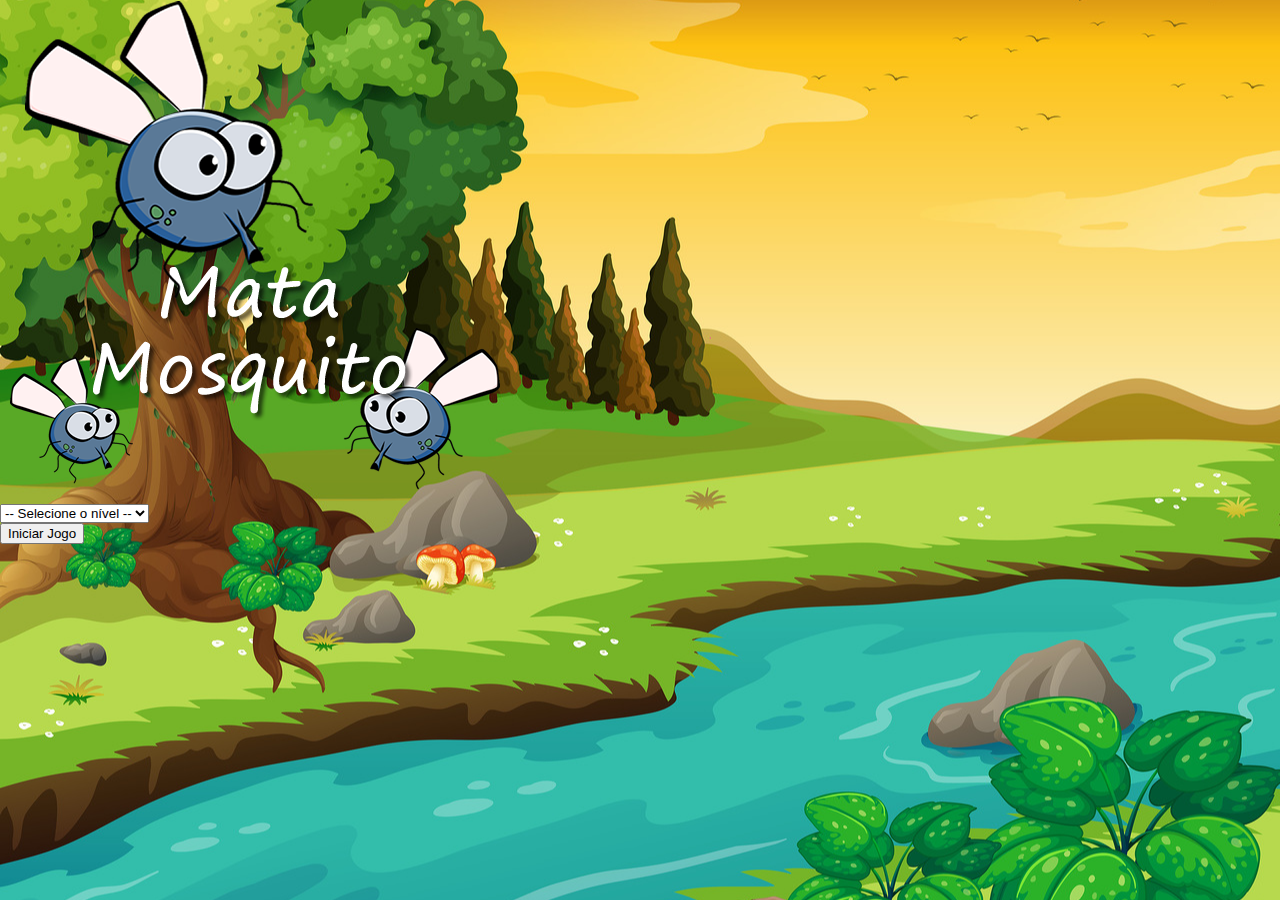
<file: index.html>
<!DOCTYPE html>
<html lang="en">
<head>
    <meta charset="UTF-8">
    <meta name="viewport" content="width=device-width, initial-scale=1.0">
    <title>Iniciar Jogo!</title>

    <link href="https://cdn.jsdelivr.net/npm/bootstrap@5.3.8/dist/css/bootstrap.min.css" rel="stylesheet" integrity="sha384-sRIl4kxILFvY47J16cr9ZwB07vP4J8+LH7qKQnuqkuIAvNWLzeN8tE5YBujZqJLB" crossorigin="anonymous">

    <link rel="stylesheet" href="estilo.css">

    <script>
        function iniciarJogo() {
            var nivel = document.getElementById('nivel').value

            if(nivel == '') {
                alert('Selecione um nível para iniciar o jogo')
                return false
            }

            window.location.href = "app.html?" + nivel
            
        }
    </script>
</head>
<body>
    
    <div class="container">

        <div class="row">            
            <div class="col">

                <div class="d-flex justify-content-center">
                    <img src="imagens/game.png">
                </div>
                
            </div>
        </div>

        <div class="row">            
            <div class="col">
                <div class="d-flex justify-content-center">
                    <div class="mb-2">
                        <select class="form-control" id="nivel">
                        <option value="">-- Selecione o nível --</option>
                        <option value="normal">Normal</option>
                        <option value="dificil">Dificil</option>
                        <option value="chucknorris">Chuck Norris</option>
                        </select>
                    </div>                  
                </div>
            </div>
        </div>
        
        

          <div class="row">            
            <div class="col">

                <div class="d-flex justify-content-center">
                    <button type="button" class="btn btn-danger btn-lg" onclick="iniciarJogo()"> Iniciar Jogo</button>
                </div>
                
            </div>
        </div>

    </div>
    
</body>
</html>
</file>
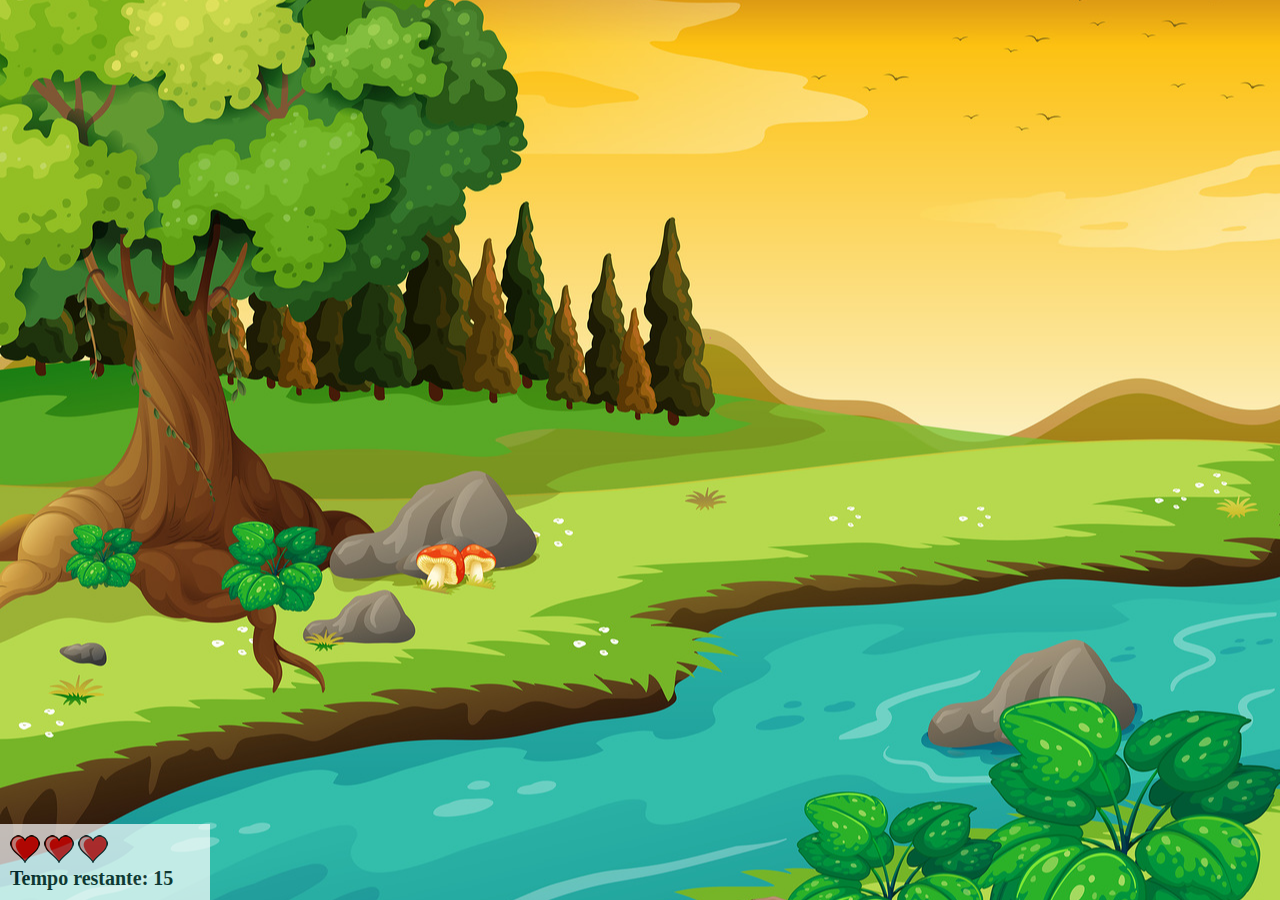
<file: app.html>
<!DOCTYPE html>
<html lang="en">
<head>
    <meta charset="UTF-8">
    <meta name="viewport" content="width=device-width, initial-scale=1.0">
    <title>Document</title>

    <link rel="stylesheet" href="estilo.css">
    
    <script src="jogo.js"></script>
</head>
<body onresize="ajustaTamanhoPalcoJogo()">
    
    <div class="painel">
        <div class="vidas">
            <img id="v1" src="imagens/coracao_cheio.png">
            <img id="v2" src="imagens/coracao_cheio.png">
            <img id="v3" src="imagens/coracao_cheio.png">
        </div>

        <div class="cronometro"> Tempo restante:
            <span id="cronometro"></span>
        </div>
    </div>

    <script>
        document.getElementById('cronometro').innerHTML = tempo

        var criaMosquito = setInterval(function(){
            posicaoRandomica()
        }, criaMosquitoTempo)
    </script>
</body>
</html>
</file>
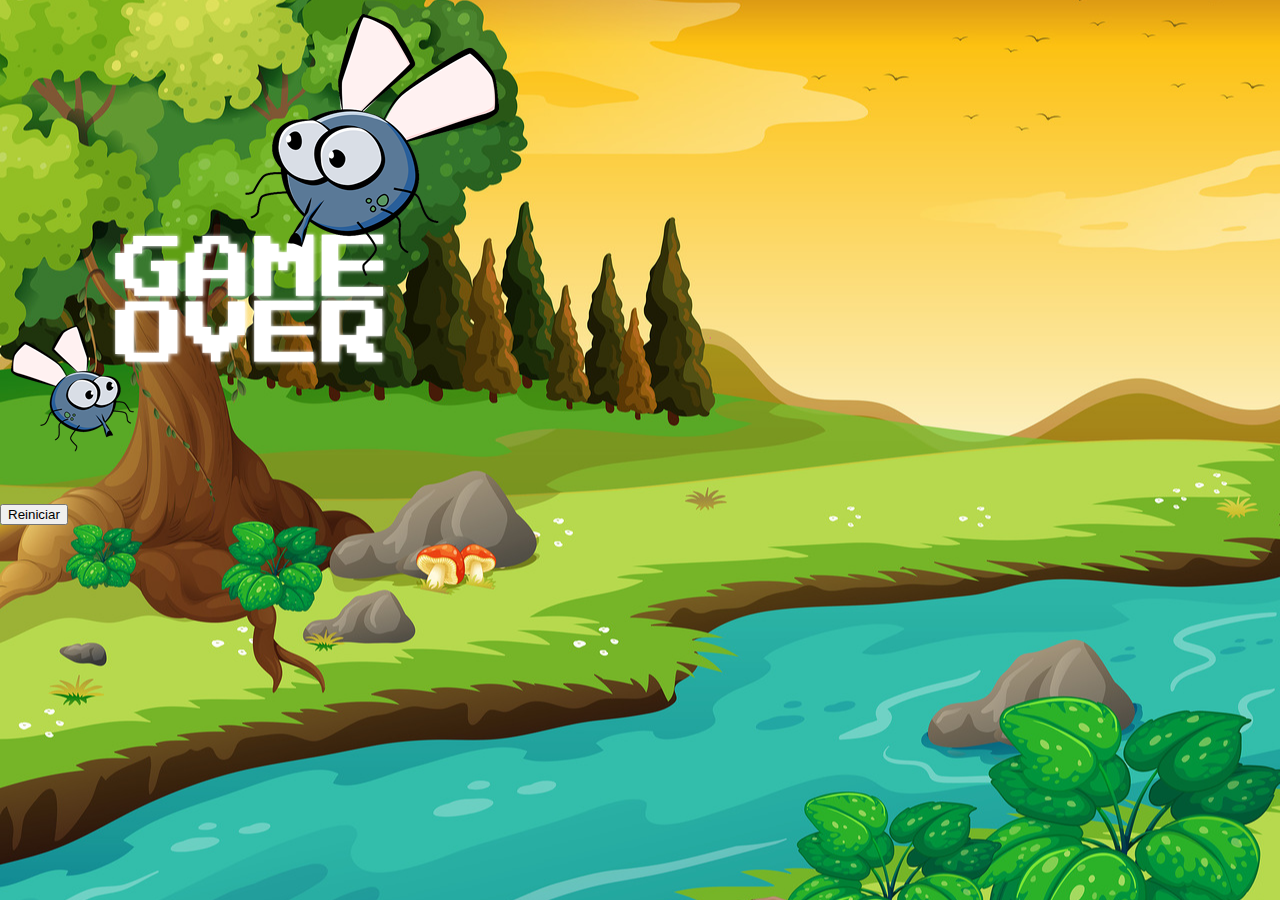
<file: fim_de_jogo.html>
<!DOCTYPE html>
<html lang="en">
<head>
    <meta charset="UTF-8">
    <meta name="viewport" content="width=device-width, initial-scale=1.0">
    <title>Fim de Jogo</title>

    <link href="https://cdn.jsdelivr.net/npm/bootstrap@5.3.8/dist/css/bootstrap.min.css" rel="stylesheet" integrity="sha384-sRIl4kxILFvY47J16cr9ZwB07vP4J8+LH7qKQnuqkuIAvNWLzeN8tE5YBujZqJLB" crossorigin="anonymous">

    <link rel="stylesheet" href="estilo.css">
</head>
<body>
    
    <div class="container">

        <div class="row">            
            <div class="col">

                <div class="d-flex justify-content-center">
                    <img src="imagens/game_over.png">
                </div>
                
            </div>
        </div>


          <div class="row">            
            <div class="col">

                <div class="d-flex justify-content-center">
                    <button type="button" class="btn btn-dark btn-lg" onclick="window.location.href= 'index.html'"> Reiniciar</button>
                </div>
                
            </div>
        </div>

    </div>
    
</body>
</html>
</file>
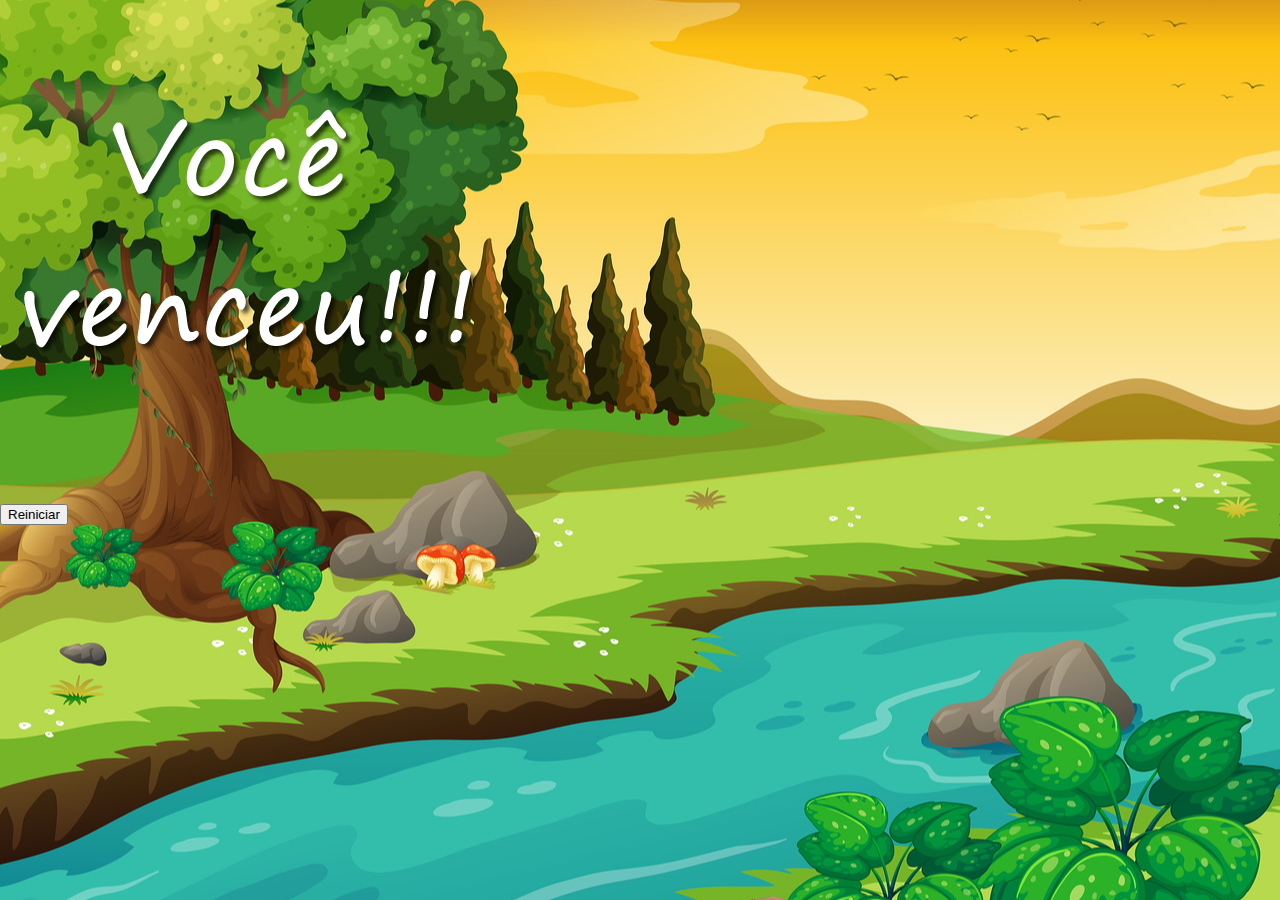
<file: vitoria.html>
<!DOCTYPE html>
<html lang="en">
<head>
    <meta charset="UTF-8">
    <meta name="viewport" content="width=device-width, initial-scale=1.0">
    <title>Vitória</title>

    <link href="https://cdn.jsdelivr.net/npm/bootstrap@5.3.8/dist/css/bootstrap.min.css" rel="stylesheet" integrity="sha384-sRIl4kxILFvY47J16cr9ZwB07vP4J8+LH7qKQnuqkuIAvNWLzeN8tE5YBujZqJLB" crossorigin="anonymous">

    <link rel="stylesheet" href="estilo.css">
</head>
<body>
    
    <div class="container">

        <div class="row">            
            <div class="col">

                <div class="d-flex justify-content-center">
                    <img src="imagens/vitoria.png">
                </div>
                
            </div>
        </div>


          <div class="row">            
            <div class="col">

                <div class="d-flex justify-content-center">
                    <button type="button" class="btn btn-dark btn-lg" onclick="window.location.href= 'index.html'"> Reiniciar</button>
                </div>
                
            </div>
        </div>

    </div>
    
</body>
</html>
</file>
<file: estilo.css>
html {
    cursor: url(imagens/mata_mosca.png) 30 30, auto;
}

html, body {
    height: 100%;
    margin: 0;
    padding: 0;
}


body {
    background-image: url(imagens/bg.jpg);
    background-size: cover;   /* cobre toda a área */
    background-position: center;
    background-repeat: no-repeat;
}

.mosquito1 {
    width: 50px;
    height: 50px;
}

.mosquito2 {
    width: 70px;
    height: 70px;
}

.mosquito3 {
    width: 100px;
    height: 100px;
}

.ladoA{
    transform: scaleX(1);
}

.ladoB{
    transform: scaleX(-1);
}

.painel {
    position: absolute;
    width: 190px;
    padding: 10px;
    left: 0px;
    bottom: 0px;
    border-top: solid 1px #fff;
    background-color: #fff;
    opacity: 0.7;
}

.vidas {
    float: left;
}

.cronometro {
    float: left;
    font-size: 20px;
    font-weight: bold;
}
</file>
